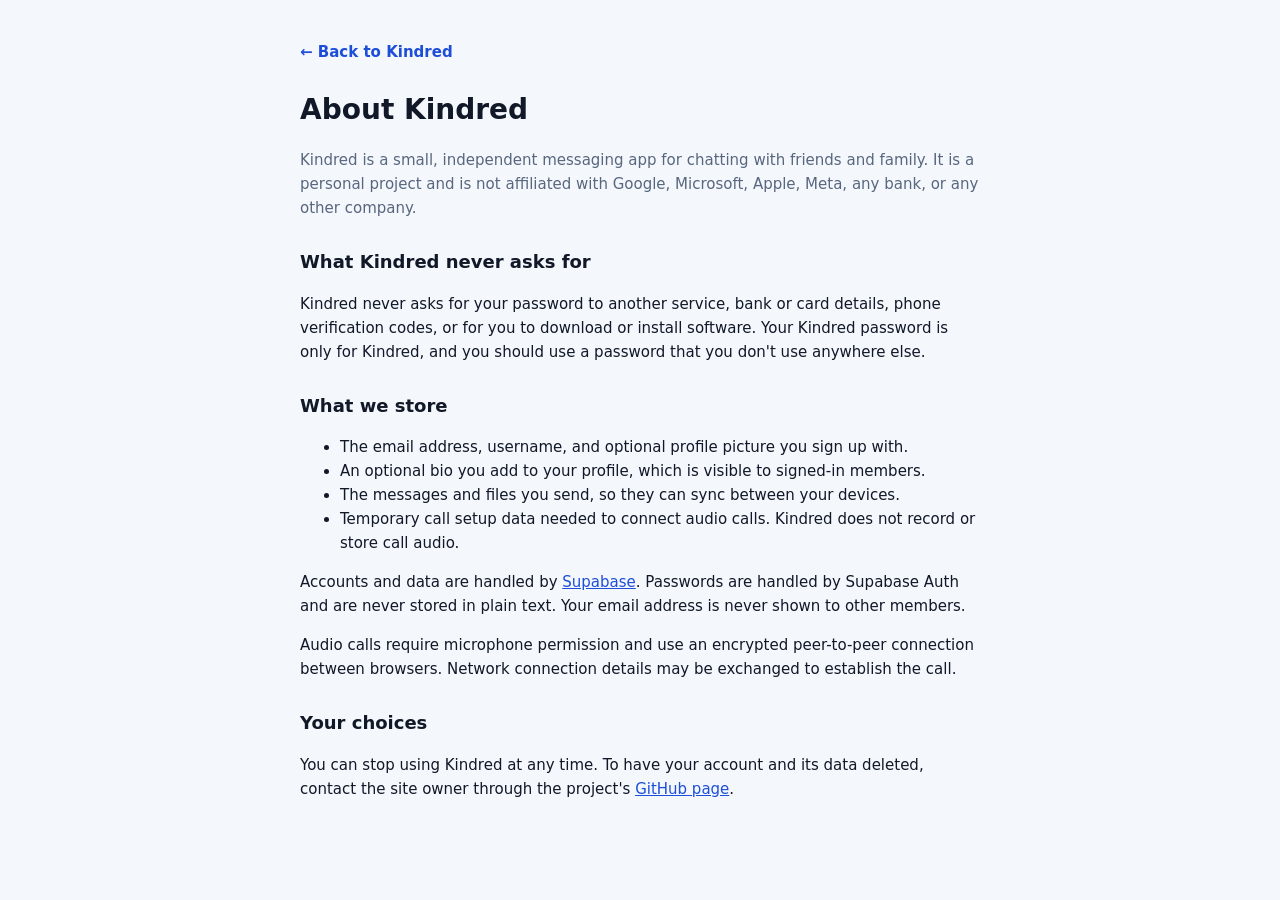
<file: privacy.html>
<!doctype html>
<html lang="en">
  <head>
    <meta charset="UTF-8" />
    <meta name="viewport" content="width=device-width, initial-scale=1.0" />
    <title>About &amp; privacy — Kindred</title>
    <meta name="description" content="What Kindred is, what information it stores, and how to get in touch." />
    <link rel="icon" href="icons/kindred.svg" type="image/svg+xml" />
    <style>
      body { margin: 0; background: #f4f7fc; color: #111827; font: 15px/1.6 system-ui, -apple-system, "Segoe UI", sans-serif; }
      main { max-width: 680px; margin: 0 auto; padding: 40px 22px 60px; }
      a { color: #1d4ed8; }
      h1 { margin: 0 0 6px; font-size: 28px; }
      h2 { margin: 28px 0 6px; font-size: 18px; }
      .lede { color: #58677e; }
      .back { display: inline-block; margin-bottom: 24px; font-weight: 600; text-decoration: none; }
    </style>
  </head>
  <body>
    <main>
      <a class="back" href="index.html">← Back to Kindred</a>
      <h1>About Kindred</h1>
      <p class="lede">Kindred is a small, independent messaging app for chatting with friends and family. It is a personal project and is not affiliated with Google, Microsoft, Apple, Meta, any bank, or any other company.</p>

      <h2>What Kindred never asks for</h2>
      <p>Kindred never asks for your password to another service, bank or card details, phone verification codes, or for you to download or install software. Your Kindred password is only for Kindred, and you should use a password that you don't use anywhere else.</p>

      <h2>What we store</h2>
      <ul>
        <li>The email address, username, and optional profile picture you sign up with.</li>
        <li>An optional bio you add to your profile, which is visible to signed-in members.</li>
        <li>The messages and files you send, so they can sync between your devices.</li>
        <li>Temporary call setup data needed to connect audio calls. Kindred does not record or store call audio.</li>
      </ul>
      <p>Accounts and data are handled by <a href="https://supabase.com" rel="noopener">Supabase</a>. Passwords are handled by Supabase Auth and are never stored in plain text. Your email address is never shown to other members.</p>
      <p>Audio calls require microphone permission and use an encrypted peer-to-peer connection between browsers. Network connection details may be exchanged to establish the call.</p>

      <h2>Your choices</h2>
      <p>You can stop using Kindred at any time. To have your account and its data deleted, contact the site owner through the project's <a href="https://github.com/Monte-gg/Kindredmessages" rel="noopener">GitHub page</a>.</p>
    </main>
  </body>
</html>
</file>
